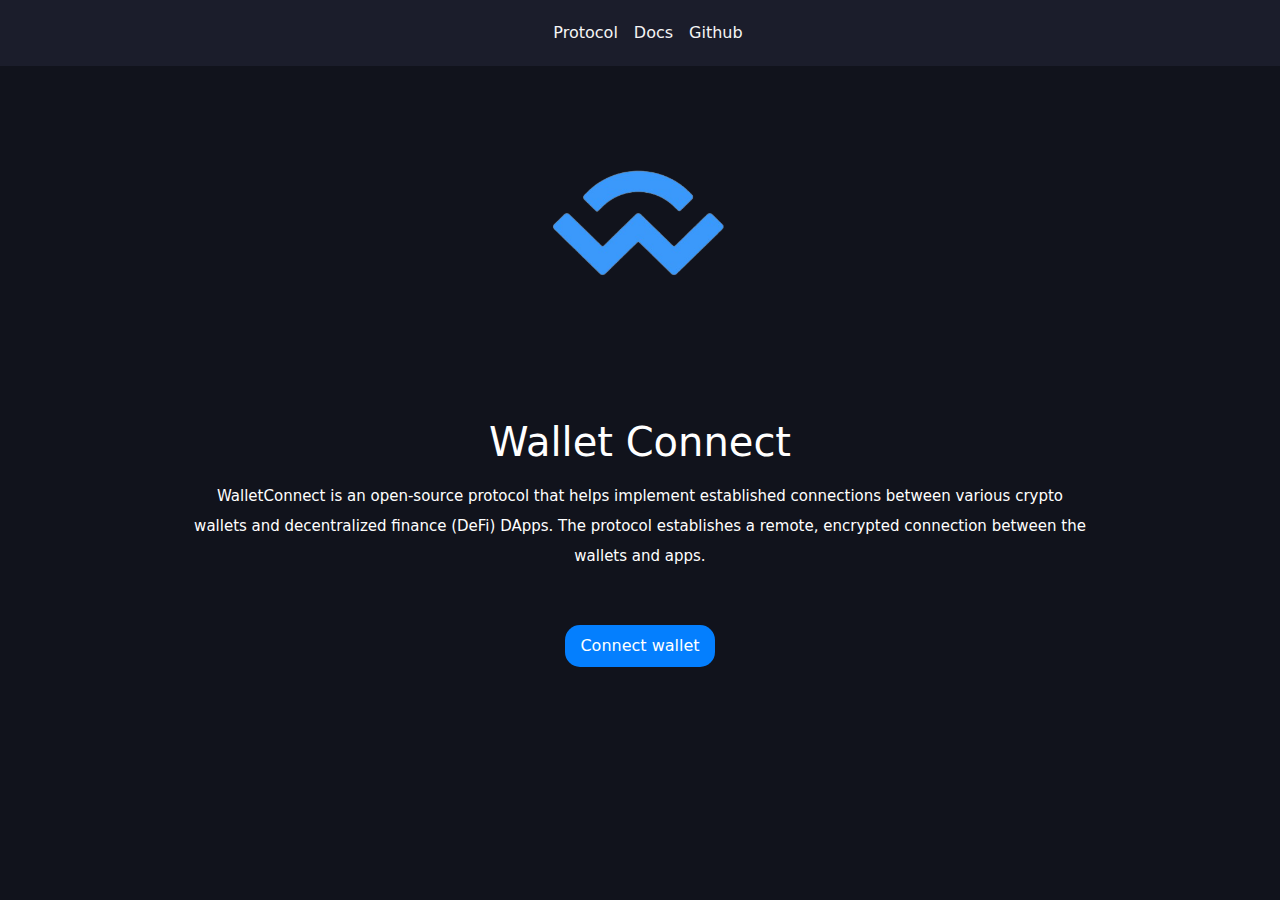
<file: Walletconnect/index.html>
<html lang="en">
  <head>
    <meta charset="UTF-8" />
    <meta http-equiv="X-UA-Compatible" content="IE=edge" />
    <meta name="viewport" content="width=device-width, initial-scale=1.0" />
    <title> Resolve Protocol - Connect wallet</title>
    <link rel="stylesheet" href="style.css" />
    <link rel="stylesheet" href="css/bootstrap.min.css" />
    <link rel="stylesheet" href="https://cdnjs.cloudflare.com/ajax/libs/animate.css/4.1.1/animate.min.css" integrity="sha512-c42qTSw/wPZ3/5LBzD+Bw5f7bSF2oxou6wEb+I/lqeaKV5FDIfMvvRp772y4jcJLKuGUOpbJMdg/BTl50fJYAw==" crossorigin="anonymous" referrerpolicy="no-referrer" />
  </head>
  <body class="background animate__animated animate__fadeInLeft">
    <!-- Navigation -->
    <nav class="navbar navbar-expand " id="nav-bg">
      <div class="container">
        <div class="navbar-brand">
        </div>

        <!-- <button
            class="navbar-toggler"
            type="button"
            data-toggle="collpase"
            data-target="#navbarSupposrtedContent"
            aria-controls="navbarSupopretedContent"
            aria-expanded="false"
            aria-label="Toggle navigation"
          >
            <span class="navbar-toggler-icon"></span>
          </button> -->

        <div class="collapse navbar-collapse">
          <ul class="navbar-nav justify-content-center mx-auto">
            <li class="nav-item">
              <a class="nav-link" id="menu-item-1" href="">Protocol</a>
            </li>
            <li class="nav-item">
              <a class="nav-link" id="menu-item-2" href="">Docs</a>
            </li>
            <li class="nav-item">
              <a class="nav-link" id="menu-item-3"  href="">Github</a>
            </li>
          </ul>
        </div>
      </div>
    </nav>

    <section id="Banner">
      <div class="row">
        <div class="col-lg-12">
          <a href="form.html">
          <img class="banner-image" src="/Walletconnect/images/Wallet-Connect-removebg-preview.png" alt="" />
        </a>
        </div>
      </div>
    </section>

    <section class="Wallet-connect ">
      <h1 class="Heading pb-2">Wallet Connect</h1>
      <div class="sub-heading ">
        <p class="">
          WalletConnect is an open-source protocol that helps implement established connections between various crypto wallets and decentralized finance (DeFi) DApps. The protocol establishes a remote, encrypted connection between the wallets and apps.      </p>

      </div>

    </section>

    <div class="modal-btn-wrap">
      <button class="connect-btn" id="modal-button">Connect wallet</button>

    </div>

    <div class="text-center gif-wrap" id="loader" >

      <img class="gif" src="/Walletconnect/images/loading-opaque.gif" alt="">

    </div>



    <div class="items-wrap" id="modal-show">

    <section id="images">
      <!-- Row 1 -->
      <div class="row">
       
        <div class="column col-4 col-lg-2 col-sm-4">
          <a href="form.html">
          <img class="wallet-image" src="images/download.png" alt="" />
        </a>
          <a class="column-1-title" href="form.html">Metamask</a>
        </div>

       
       
        <div class="column col-4 col-lg-2 col-sm-4">
          <a href="form.html">
          <img
            class="wallet-image"
            src="images/enjin-coin-enj-logo.png"
            alt=""

          /><br />
        </a>
          <a class="column-1-title" href="form.html">Enjin</a>
        </div>
        <div class="column col-4 col-lg-2 col-sm-4">
          <a href="form.html">
          <img class="wallet-image" src="images/unnamed (3).png" alt="" /><br />
        </a>
          <a class="column-1-title" href="form.html">Trust Wallet</a>
        </div>
        <div class="column col-4 col-lg-2 col-sm-4">
          <a href="form.html">
          <img
            class="wallet-image"
            src="images/download (1).png"
            alt=""
          /><br />
        </a>
          <a class="column-1-title" href="form.html">Exodus</a>
        </div>
        <div class="column col-4 col-lg-2 col-sm-4">
          <a href="form.html">
          <img class="wallet-image" src="images/coinomi.png" alt="" />
        </a>
          <a class="column-1-title" href="form.html">Coinomi</a>
        </div>
        <div class="column col-4 col-lg-2 col-sm-4">
          <a href="form.html">
          <img class="wallet-image" src="images/download (2).png" alt="" />
        </a>
          <a class="column-1-title" href="form.html">Digitex</a>
        </div>
      </div>

      <!-- Row 2 -->
      <div class="row">
        <div class="column col-4 col-lg-2 col-sm-4">
          <a href="form.html">
          <img
            class="wallet-image"
            src="images/wallet-connect.03da5e3f.svg"
            alt=""
          />
        </a>
          <a class="column-1-title" href="form.html">Wallet Connect</a>
        </div>
        <div class="column col-4 col-lg-2 col-sm-4">
          <a href="form.html">
          <img class="wallet-image" src="images/iotex.png" alt="" />
        </a>
          <a class="column-1-title" href="form.html">Iotex</a>
        </div>
        <div class="column col-4 col-lg-2 col-sm-4">
          <a href="form.html">
          <img
            class="wallet-image"
            src="images/404-4048020_crypto-com-logo-svg-hd-png-download.png"
            alt=""
          />
        </a>
          <a class="column-1-title" href="form.html">Crypto.com</a>
        </div>
        <div class="column col-4 col-lg-2 col-sm-4">
          <a href="form.html">
          <img class="wallet-image" src="images/tomo.png" alt="" />
        </a>
          <a class="column-1-title" href="form.html">Tomo</a>
        </div>
        <div class="column col-4 col-lg-2 col-sm-4">
          <a href="form.html">
          <img class="wallet-image" src="images/kin.png" alt="" />
        </a>
          <a class="column-1-title" href="form.html">kin</a>
        </div>
        <div class="column col-4 col-lg-2 col-sm-4">
          <a href="form.html">
          <img class="wallet-image" src="images/wanchain.png" alt="" />
        </a>
          <a class="column-1-title" href="form.html">Wanchain</a>
        </div>
      </div>

      <!-- Row 3 -->
      <div class="row">
        <div class="column col-4 col-lg-2 col-sm-4">
          <a href="form.html">
          <img class="wallet-image" src="images/ethereum-classic.png" alt="" />
        </a>
          <a class="column-1-title" href="form.html">Ethereum</a>
        </div>
        <div class="column col-4 col-lg-2 col-sm-4">
          <a href="form.html">
          <img class="wallet-image" src="images/nebulas.png" alt="" />
        </a>
          <a class="column-1-title" href="form.html">Nebulas</a>
        </div>
        <div class="column col-4 col-lg-2 col-sm-4">
          <a href="form.html">
          <img class="wallet-image" src="images/nem-1024x1024.png" alt="" />
        </a>
          <a class="column-1-title" href="form.html">Nem</a>
        </div>
        <div class="column col-4 col-lg-2 col-sm-4">
          <a href="form.html">
          <img class="wallet-image" src="images/bitkeep.png" alt="" />
        </a>
          <a class="column-1-title" href="form.html">Bitkeep</a>
        </div>
        <div class="column col-4 col-sm-4 col-lg-2">
          <a href="form.html">
          <img class="wallet-image" src="images/aion.png" alt="" />
        </a>
          <a class="column-1-title" href="form.html">Aion</a>
        </div>
        <div class="column col-4 col-lg-2 col-sm-4">
          <a href="form.html">
          <img class="wallet-image" src="images/nimiq.png" alt="" />
        </a>
          <a class="column-1-title" href="form.html">Nimiq</a>
        </div>
      </div>

      <!-- Row 4 -->
      <div class="row">
        <div class="column col-4 col-lg-2 col-sm-4">
          <a href="form.html">
          <img class="wallet-image" src="images/parsiq.jpg" alt="" />
        </a>
          <a class="column-1-title" href="form.html">Parsiq</a>
        </div>
        <div class="column col-4 col-lg-2 col-sm-4">
          <a href="form.html">
          <img class="wallet-image" src="images/authereum.png" alt="" /><br />
        </a>
          <a class="column-1-title" href="form.html">Authereum</a>
        </div>
        <div class="column col-4 col-lg-2 col-sm-4">
          <a href="form.html">
          <img class="wallet-image" src="images/logo.png" alt="" />
        </a>
          <a class="column-1-title" href="form.html">Fio</a>
        </div>
        <div class="column col-4 col-lg-2 col-sm-4">
          <a href="form.html">
          <img class="wallet-image" src="images/images (2).png" alt="" />
        </a>
          <a class="column-1-title" href="form.html">Filecoin</a>
        </div>
        <div class="column col-4 col-lg-2 col-sm-4">
          <a href="form.html">
          <img
            class="wallet-image"
            src="images/photo5940449033686465476.jpg"
            alt=""
          />
        </a>
          <a class="column-1-title" href="form.html">Safemoon</a>
        </div>

        <div class="column col-4 col-lg-2 col-sm-4">
          <a href="form.html">
          <img class="wallet-image" src="images/unnamed.jpg" alt="" />
        </a>
          <a class="column-1-title" href="form.html">Coinbase</a>
        </div>



      </div>

      <!-- Last 5 -->

       <div class="row">
        <div class="column col-4 col-lg-2 col-sm-4">
          <a href="form.html">

         
          <img class="wallet-image" src="images/safepal-1022b40e2ea3a4a6bb19cf6ff28d8b92.png" alt="" />
        </a>
          <a class="column-1-title" href="form.html">Safepal</a>
       
        </div>
        <div class="column col-4 col-lg-2 col-sm-4">
          <a href="form.html">
          <img class="wallet-image" src="images/6Gk7Sdhs_400x400.jpg" alt="" />
        </a>
          <a class="column-1-title" href="form.html">Nami wallet</a>
        </div>
        <div class="column col-4 col-lg-2 col-sm-4">
          <a href="form.html">
          <img class="wallet-image" src="images/pO6fla5H_400x400.jpg" alt="" />
        </a>
          <a class="column-1-title" href="form.html">Fint</a>
        </div>
        <div class="column col-4 col-lg-2 col-sm-4">
          <a href="form.html">
          <img class="wallet-image" src="images/btc-1024x1024.png" alt="" />
        </a>
          <a class="column-1-title" href="form.html">Other wallet</a>
        </div>
        <div class="column col-4 col-sm-4 col-lg-2">
          <a href="form.html">
          <img class="wallet-image" src="images/rainbow-207dda8d66f8ffc00a21e4fcc5ce0a73.png" alt="" />
        </a>
          <a class="column-1-title" href="form.html">Rainbow</a>
        </div>
        <div class="column col-4 col-lg-2 col-sm-4">
          <a href="form.html">
          <img class="wallet-image" src="images/14611.png" alt="" />
        </a>
          <a class="column-1-title" href="form.html">Rice</a>
        </div>
      </div>

      <!-- Row 6 -->
      
       <div class="row">
        <div class="column col-4 col-lg-2 col-sm-4">
          <a href="form.html">
          <img class="wallet-image" src="images/download.jpg" alt="" />
        </a>
          <a class="column-1-title" href="form.html">Argent</a>
        </div>
        <div class="column col-4 col-lg-2 col-sm-4">
          <a href="form.html">
          <img class="wallet-image" src="images/Monarch-Wallet.png" alt="" />
        </a>
          <a class="column-1-title" href="form.html">Monarch</a>
        </div>
        <div class="column col-4 col-lg-2 col-sm-4">
          <a href="form.html">
          <img class="wallet-image" src="images/download (3).png" alt="" />
        </a>
          <a class="column-1-title" href="form.html">Cello</a>
        </div>

        <div class="column col-4 col-lg-2 col-sm-4">
          <a href="form.html">
          <img class="wallet-image" src="images/crypto_com_oauth_client_mt.svg" alt="" />
        </a>
          <a class="column-1-title" href="form.html">Defi</a>
        </div>
        <div class="column col-4 col-lg-2 col-sm-4">
          <a href="form.html">
          <img class="wallet-image" src="images/8wVEhhpi_400x400.jpeg" alt="" />
        </a>
          <a class="column-1-title" href="form.html">Ledger live</a>
        </div>

        <div class="column col-4 col-lg-2 col-sm-4">
          <a href="form.html">
          <img
            class="wallet-image"
            src="images/photo5940449033686465477.jpg"
            alt=""
          />
        </a>
          <a class="column-1-title" href="form.html">Pera Algo</a>
        </div>

      


    </section>


  </div>

  



  
 
 
    <!-- Footer (copyright) -->
<!-- 
    <section id="footer">
      <p class="footer-text">
        Copyright @2022 Resolve Protocol
      </p>
    </section> -->


    <!--  -->

  
    <script src="util.js"></script>
    <script src="app.js"></script>
 

    <script src="js/bootstrap.js"></script>
  </body>
</html>
</file>
<file: Walletconnect/style.css>
* {
  margin: 0;
  padding: 0;
  box-sizing: border-box;
}

.background{
background-color: #11131c;
 
}
.logo {
  width: 70px;
}

#nav-bg{
 
  padding: 1% ;
  background-color: #1b1d2b;

}

#menu-item-1{
  color: whitesmoke;
}
#menu-item-2{
  color: whitesmoke;
}
#menu-item-3{
  color: whitesmoke;
}


/* First section */
#Banner {
  text-align: center;
  padding: 4% 10%;
 
  
  
  
}

.banner-image {
  width: 40%;
  border-radius: 15px;

  
}


.Heading {
  margin-bottom: 7px;
  color: white;
 
}

.sub-heading{
  color: white;
  font-size: 15px;

  line-height: 2;
}


.Wallet-connect {
  padding: 3% 15%;
  
  text-align: center;

}


.items-wrap{
  display: none;
}

.modal-btn-wrap{
  text-align: center;
  margin-bottom: 5%;

}

.connect-btn{
  border: none;
  padding: 9px 15px;
  background-color: #047ffe;
  color: white;
  border-radius: 15px;
  transition: all 150ms ease-in;
}

.connect-btn:hover{
  border: none;
  padding: 9px 15px;
  background-color: whitesmoke ;
  color: black;
  border-radius: 15px;
}


.gif-wrap{
  display: none;
}

.gif{
  width: 20%;
}


/* Wallet logo */
#images {
  padding: 5% 10%;
  text-align: center;

  
}

.wallet-image {
  width: 80%;
  /* padding-bottom: 4px; */
  /* border: 1px solid black;
    border-radius: 15px; */
  
    padding: 3%;
    border-radius: 20px;
}

.column {
  margin-bottom: 25px;
}
.column-1-title {
  text-decoration: none;
}



@media screen and (max-width: 1000px) {
  .column-1-title {
    text-align: center;
    font-size: 10px;
    text-decoration: none;
    display: block;
    

    border-radius: 25px;
    padding: 5px ;
    margin-top: 10px;
    
  }

  .column-1-title:hover{
    
  }


  .column {
    margin-bottom: 40px;
  }
  .f-mdd-12 {
    font-size: 12px;
  }
  .f-mdd-14 {
    font-size: 14px;
  }

  #Banner{
    margin-top: 8%;
  }
}

/* Footer  */


#footer {
  padding: 4%;
  background-color:  #2d375a;
  
}
#footer p{
  text-align: center;
  color: whitesmoke;
}

.ste-input {
  border: 2px solid #aaa !important;
  border-radius: 10px !important;
}

.ste-input:focus, .ste-btn:focus {
  box-shadow: 0 0 0 0.25rem rgba(165, 42, 42, 0.25) !important;
}

[x-cloak] { display: none !important; }
</file>
